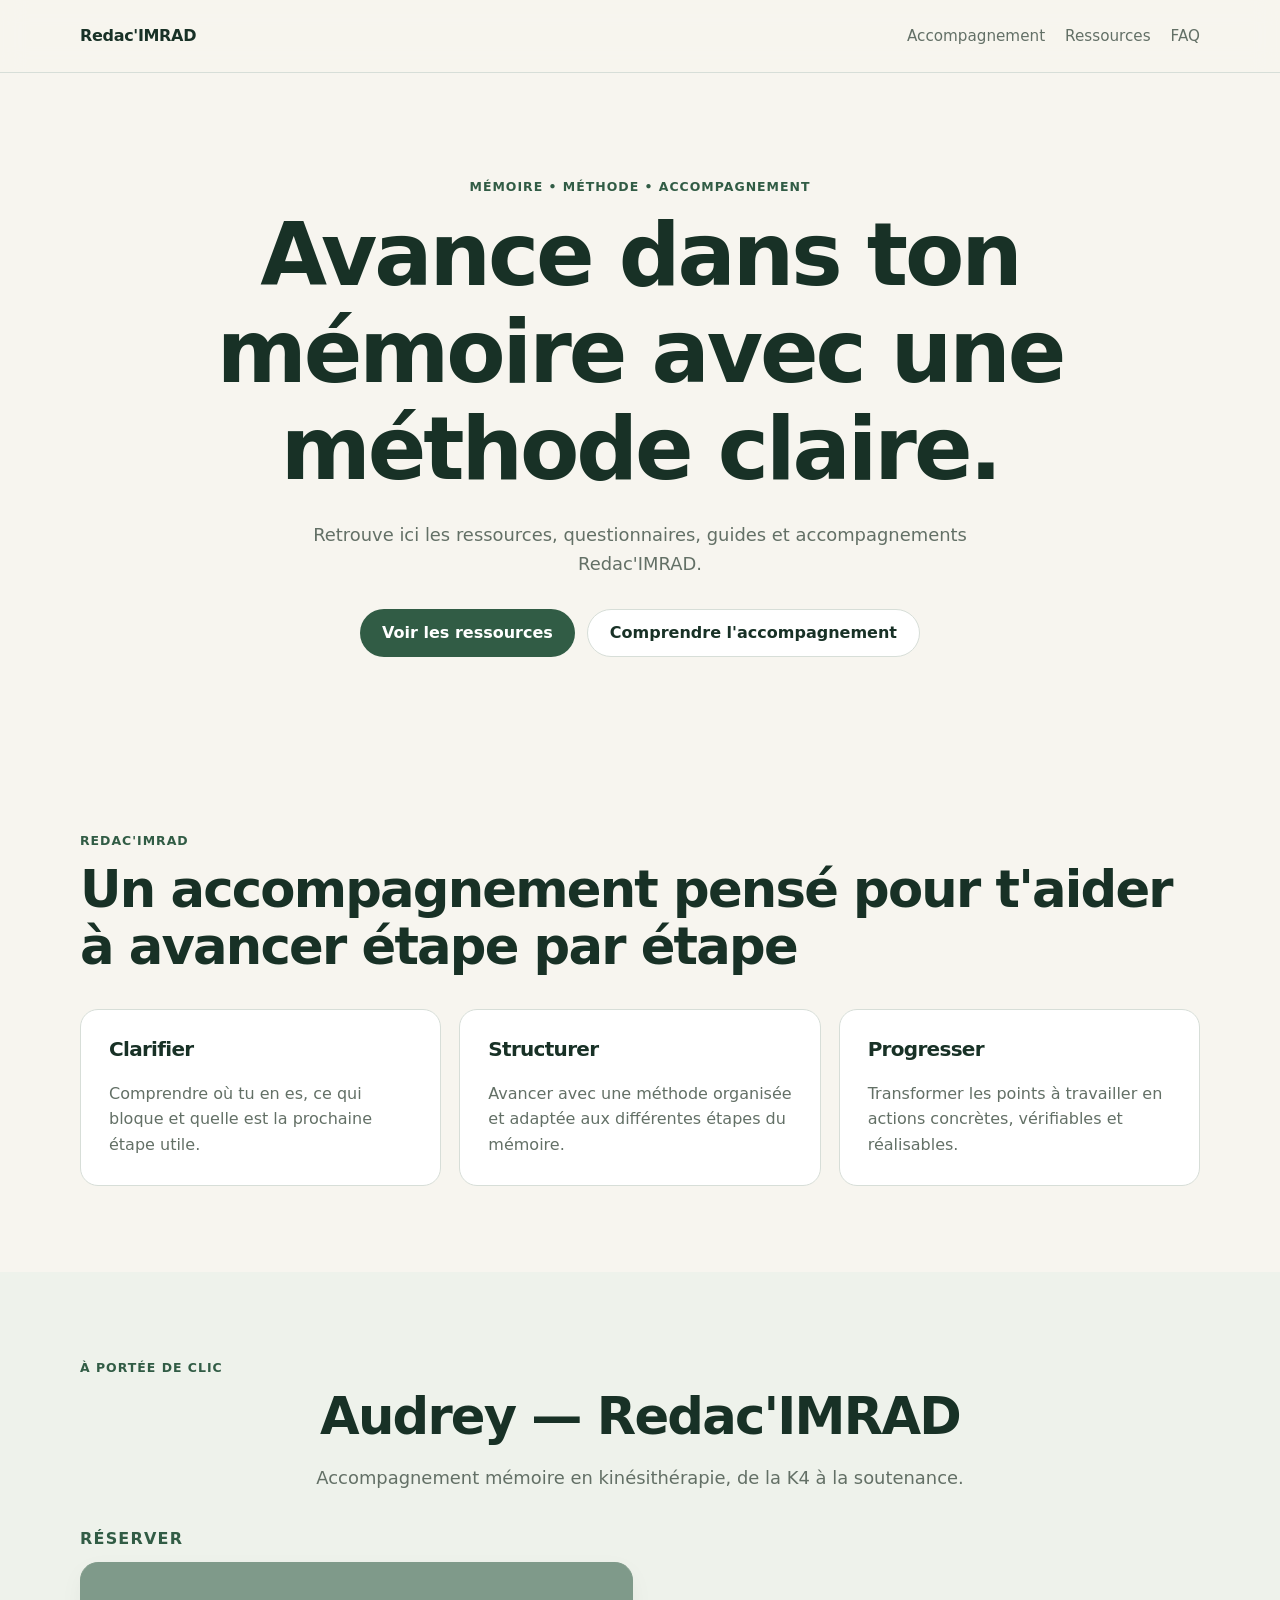
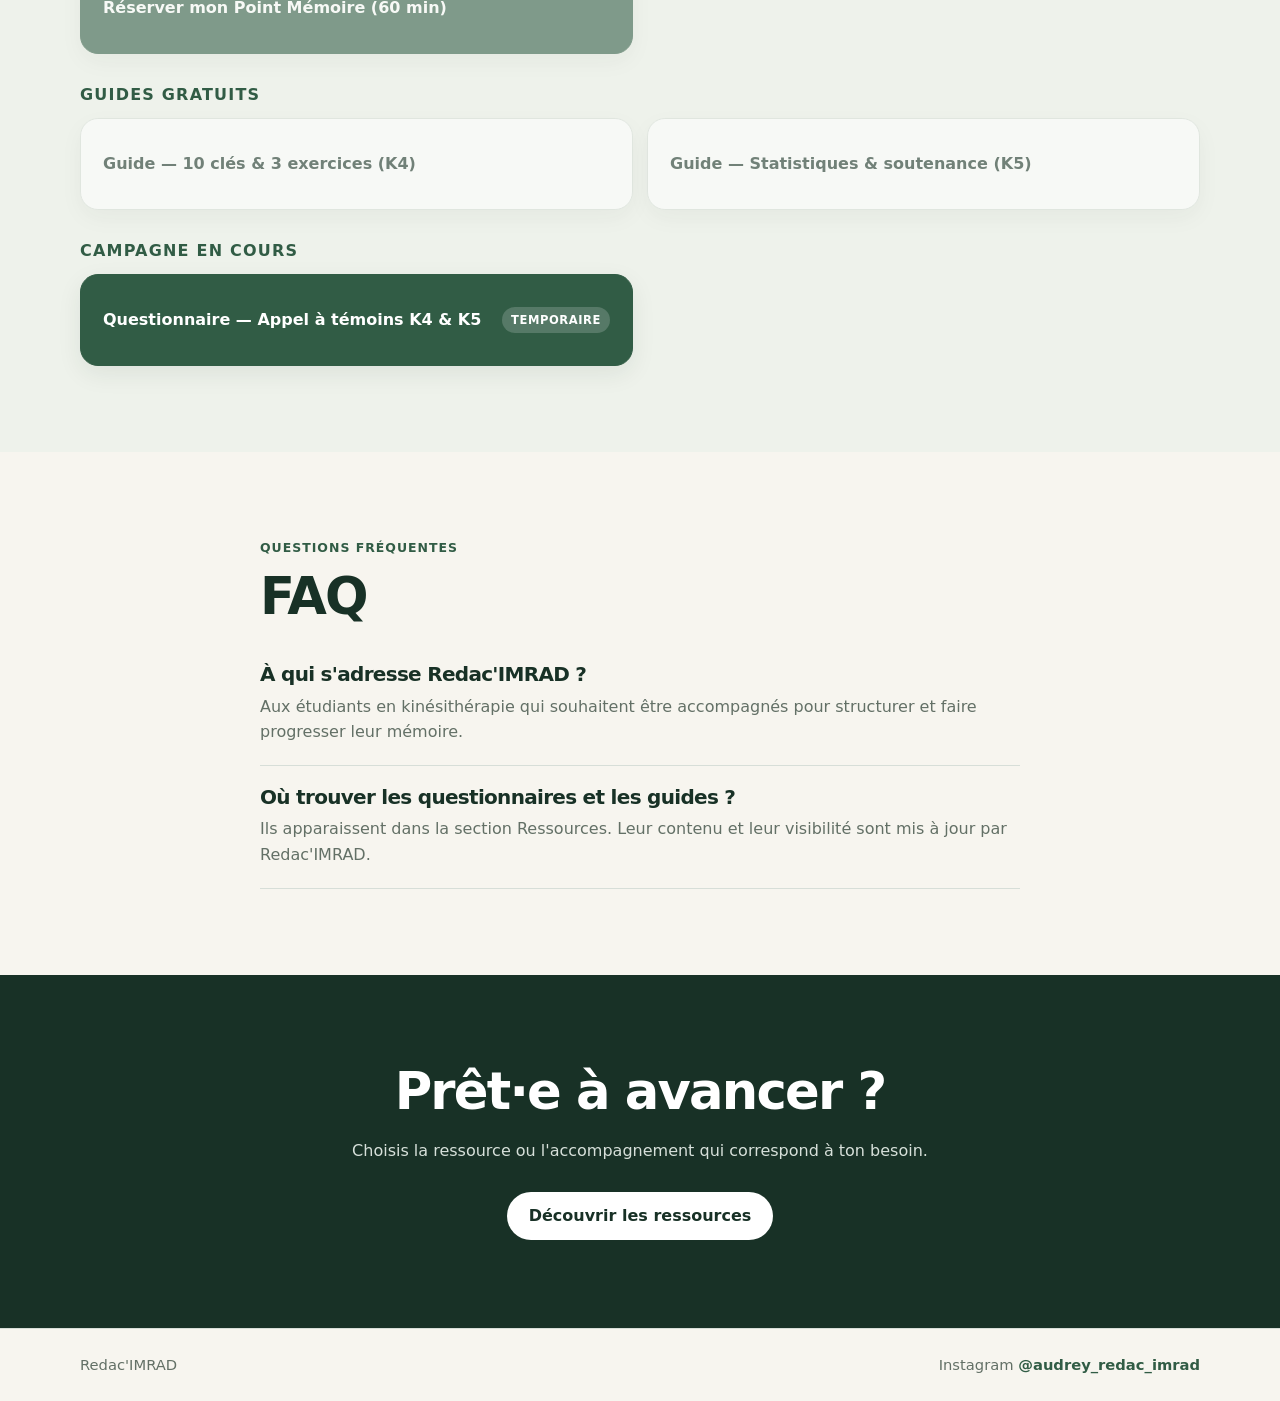
<file: index.html>
<!doctype html>
<html lang="fr">
<head>
  <meta charset="utf-8">
  <meta name="viewport" content="width=device-width, initial-scale=1">
  <meta name="description" content="Redac'IMRAD — accompagnement des étudiants pour structurer et avancer dans leur mémoire.">
  <title>Redac'IMRAD</title>
  <link rel="stylesheet" href="styles.css">
</head>
<body>
  <header class="site-header">
    <div class="container header-inner">
      <a class="brand" href="#top" id="brand-name">Redac'IMRAD</a>
      <nav aria-label="Navigation principale">
        <a href="#accompagnement">Accompagnement</a>
        <a href="#ressources">Ressources</a>
        <a href="#faq">FAQ</a>
      </nav>
    </div>
  </header>

  <main id="top">
    <section class="hero">
      <div class="container hero-inner">
        <p class="eyebrow" id="hero-eyebrow"></p>
        <h1 id="hero-title">Avance dans ton mémoire avec une méthode claire.</h1>
        <p class="hero-text" id="hero-text"></p>
        <div class="hero-actions">
          <a class="button button-primary" href="#ressources">Voir les ressources</a>
          <a class="button button-secondary" href="#accompagnement">Comprendre l'accompagnement</a>
        </div>
      </div>
    </section>

    <section class="section" id="accompagnement">
      <div class="container">
        <p class="section-kicker">Redac'IMRAD</p>
        <h2>Un accompagnement pensé pour t'aider à avancer étape par étape</h2>
        <div class="feature-grid" id="features"></div>
      </div>
    </section>

    <section class="section section-alt" id="ressources">
      <div class="container">
        <p class="section-kicker">À portée de clic</p>
        <div class="remote-head">
          <h2 id="remote-title">Ressources et accompagnements</h2>
          <p class="section-intro" id="remote-tagline"></p>
        </div>
        <div id="dynamic-content" aria-live="polite"></div>
      </div>
    </section>

    <section class="section" id="faq">
      <div class="container narrow">
        <p class="section-kicker">Questions fréquentes</p>
        <h2>FAQ</h2>
        <div id="faq-list"></div>
      </div>
    </section>

    <section class="final-cta">
      <div class="container narrow">
        <h2 id="final-title">Prêt·e à avancer ?</h2>
        <p id="final-text"></p>
        <a class="button button-primary" id="final-cta" href="#ressources">Découvrir les ressources</a>
      </div>
    </section>
  </main>

  <footer class="site-footer">
    <div class="container footer-inner">
      <span id="footer-brand">Redac'IMRAD</span>
      <span id="dynamic-footer"></span>
    </div>
  </footer>

  <script src="config.js"></script>
  <script src="app.js"></script>
</body>
</html>
</file>
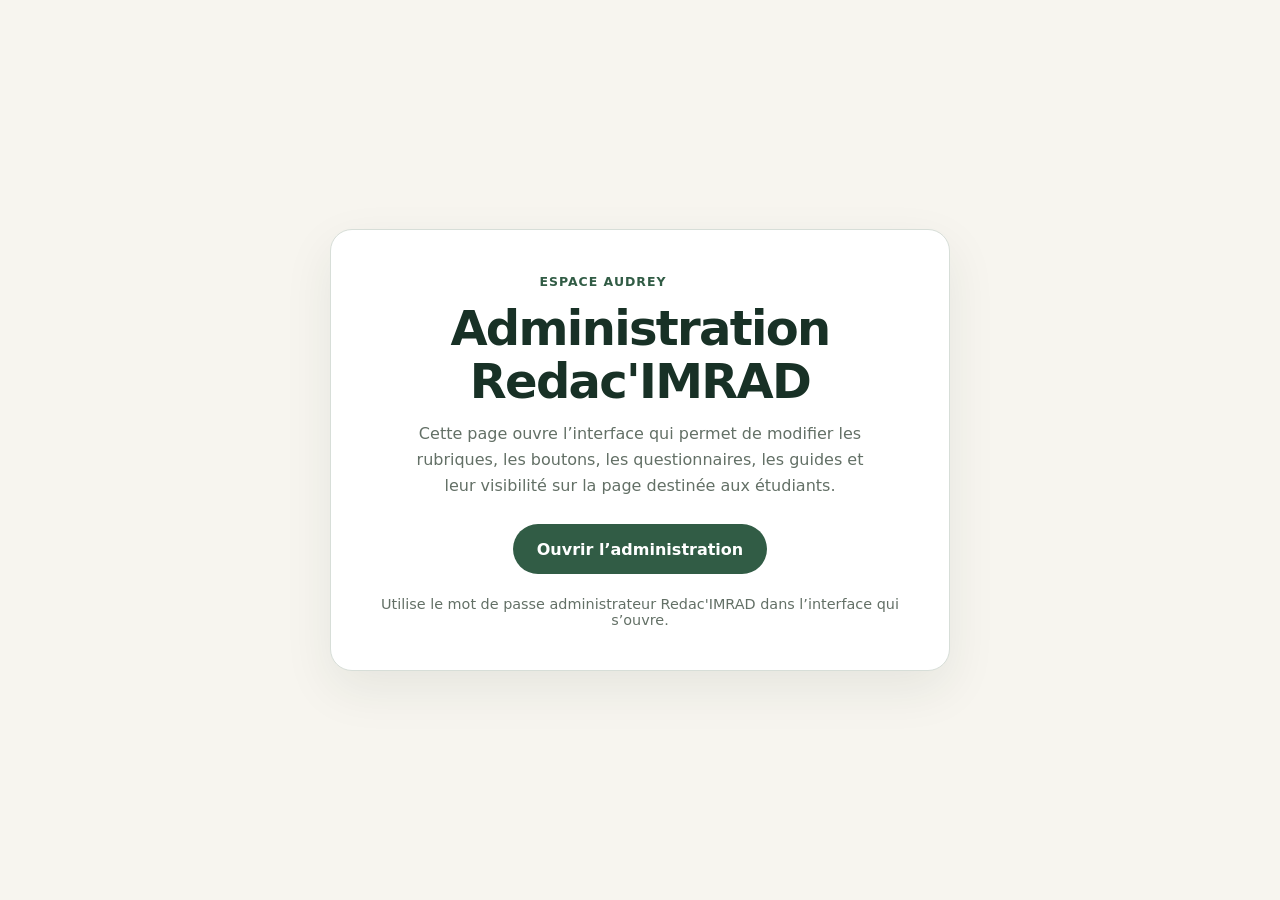
<file: parametres.html>
<!DOCTYPE html>
<html lang="fr">
<head>
  <meta charset="UTF-8">
  <meta name="viewport" content="width=device-width, initial-scale=1.0">
  <title>Administration — Redac'IMRAD</title>
  <style>
    :root{--bg:#f7f5ef;--surface:#fff;--text:#183126;--muted:#637066;--accent:#315c45;--accent-dark:#244535;--border:#d7ded8}
    *{box-sizing:border-box}
    body{margin:0;min-height:100vh;display:grid;place-items:center;background:var(--bg);font-family:Inter,ui-sans-serif,system-ui,-apple-system,BlinkMacSystemFont,"Segoe UI",sans-serif;color:var(--text);padding:24px}
    .card{width:min(100%,620px);background:var(--surface);border:1px solid var(--border);border-radius:22px;padding:42px;text-align:center;box-shadow:0 18px 50px rgba(24,49,38,.08)}
    .eyebrow{margin:0 0 10px;font-size:.78rem;font-weight:800;letter-spacing:.08em;text-transform:uppercase;color:var(--accent)}
    h1{margin:0 0 14px;font-size:clamp(2rem,5vw,3rem);line-height:1.1;letter-spacing:-.035em}
    p{margin:0 auto 26px;color:var(--muted);max-width:460px;line-height:1.6}
    .button{display:inline-flex;align-items:center;justify-content:center;min-height:50px;padding:0 24px;border-radius:999px;background:var(--accent);color:#fff;text-decoration:none;font-weight:800}
    .button:hover{background:var(--accent-dark)}
    .note{margin-top:22px;font-size:.9rem;color:var(--muted)}
  </style>
</head>
<body>
  <main class="card">
    <p class="eyebrow">Espace Audrey</p>
    <h1>Administration Redac'IMRAD</h1>
    <p>Cette page ouvre l’interface qui permet de modifier les rubriques, les boutons, les questionnaires, les guides et leur visibilité sur la page destinée aux étudiants.</p>
    <a class="button" href="https://script.google.com/macros/s/AKfycby-IZwcR4eAU4oqsj540UDFRMfJYMFnRVls1wl8VxTuD2mVggRwqHwux2gFMlJdU9sl/exec">Ouvrir l’administration</a>
    <div class="note">Utilise le mot de passe administrateur Redac'IMRAD dans l’interface qui s’ouvre.</div>
  </main>
</body>
</html>
</file>
<file: styles.css>
:root {
  --bg: #f7f5ef;
  --surface: #ffffff;
  --surface-alt: #eef2eb;
  --text: #183126;
  --muted: #637066;
  --accent: #315c45;
  --accent-dark: #244535;
  --border: #d7ded8;
  --max: 1120px;
  --radius: 18px;
}

* { box-sizing: border-box; }
html { scroll-behavior: smooth; }
body {
  margin: 0;
  font-family: Inter, ui-sans-serif, system-ui, -apple-system, BlinkMacSystemFont, "Segoe UI", sans-serif;
  color: var(--text);
  background: var(--bg);
  line-height: 1.6;
}
a { color: inherit; }
.container { width: min(calc(100% - 32px), var(--max)); margin: 0 auto; }
.narrow { max-width: 760px; }
.site-header {
  position: sticky;
  top: 0;
  z-index: 20;
  background: rgba(247, 245, 239, 0.94);
  border-bottom: 1px solid var(--border);
  backdrop-filter: blur(12px);
}
.header-inner, .footer-inner { display: flex; align-items: center; justify-content: space-between; gap: 24px; min-height: 72px; }
.brand { font-weight: 800; text-decoration: none; letter-spacing: -0.02em; }
nav { display: flex; gap: 20px; }
nav a { text-decoration: none; font-size: 0.95rem; color: var(--muted); }
nav a:hover { color: var(--text); }
.hero { padding: 104px 0 88px; }
.hero-inner { max-width: 900px; text-align: center; }
.eyebrow, .section-kicker { margin: 0 0 10px; font-weight: 800; color: var(--accent); text-transform: uppercase; letter-spacing: 0.08em; font-size: 0.78rem; }
h1, h2, h3 { line-height: 1.12; letter-spacing: -0.035em; margin-top: 0; }
h1 { font-size: clamp(2.5rem, 7vw, 5.4rem); margin-bottom: 24px; }
h2 { font-size: clamp(2rem, 4vw, 3.25rem); margin-bottom: 18px; }
h3 { font-size: 1.25rem; }
.hero-text, .section-intro { max-width: 720px; margin: 0 auto 30px; color: var(--muted); font-size: 1.12rem; }
.hero-actions { display: flex; justify-content: center; flex-wrap: wrap; gap: 12px; }
.button { display: inline-flex; align-items: center; justify-content: center; min-height: 48px; padding: 0 22px; border-radius: 999px; text-decoration: none; font-weight: 750; transition: transform .15s ease, background .15s ease; }
.button:hover { transform: translateY(-1px); }
.button-primary { background: var(--accent); color: white; }
.button-primary:hover { background: var(--accent-dark); }
.button-secondary { border: 1px solid var(--border); background: var(--surface); }
.section { padding: 86px 0; }
.section-alt { background: var(--surface-alt); }
.feature-grid { display: grid; grid-template-columns: repeat(3, minmax(0, 1fr)); gap: 18px; margin-top: 34px; }
.card { background: var(--surface); border: 1px solid var(--border); border-radius: var(--radius); padding: 28px; }
.card p { color: var(--muted); margin-bottom: 0; }
.remote-head { text-align: center; margin-bottom: 38px; }
.remote-head .section-intro { margin-bottom: 0; }
.dynamic-group { margin-top: 32px; }
.dynamic-group:first-child { margin-top: 0; }
.dynamic-group-title { margin: 0 0 14px; font-size: 1rem; text-transform: uppercase; letter-spacing: .075em; color: var(--accent); }
.dynamic-links-grid { display: grid; grid-template-columns: repeat(2, minmax(0, 1fr)); gap: 14px; }
.resource-link {
  min-height: 92px;
  padding: 20px 22px;
  border-radius: var(--radius);
  text-decoration: none;
  display: flex;
  align-items: center;
  justify-content: space-between;
  gap: 16px;
  background: var(--accent);
  color: white;
  border: 1px solid var(--accent);
  box-shadow: 0 8px 24px rgba(24,49,38,.08);
  transition: transform .15s ease, background .15s ease, border-color .15s ease;
}
.resource-link:hover { transform: translateY(-2px); background: var(--accent-dark); border-color: var(--accent-dark); }
.resource-link.secondary { background: var(--surface); color: var(--text); border-color: var(--border); }
.resource-link.secondary:hover { background: #fafcf9; border-color: #becabf; }
.resource-link[aria-disabled="true"] { opacity: .58; cursor: default; transform: none; }
.resource-label { font-weight: 800; line-height: 1.3; }
.badge { flex: 0 0 auto; display: inline-flex; align-items: center; min-height: 26px; padding: 3px 9px; border-radius: 999px; background: rgba(255,255,255,.18); font-size: .72rem; font-weight: 800; text-transform: uppercase; letter-spacing: .05em; }
.resource-link.secondary .badge { background: var(--surface-alt); color: var(--accent-dark); }
.empty-state { text-align: center; padding: 36px; border: 1px dashed var(--border); border-radius: var(--radius); color: var(--muted); background: rgba(255,255,255,.55); }
.faq-item { border-bottom: 1px solid var(--border); padding: 20px 0; }
.faq-item h3 { margin-bottom: 8px; }
.faq-item p { margin: 0; color: var(--muted); }
.final-cta { padding: 88px 0; background: var(--text); color: white; text-align: center; }
.final-cta p { color: #d7e0da; margin-bottom: 28px; }
.final-cta .button-primary { background: white; color: var(--text); }
.site-footer { border-top: 1px solid var(--border); color: var(--muted); font-size: .92rem; }
.site-footer a { color: var(--accent); font-weight: 750; text-decoration: none; }

@media (max-width: 820px) {
  nav { display: none; }
  .hero { padding-top: 72px; }
  .feature-grid, .dynamic-links-grid { grid-template-columns: 1fr; }
  .footer-inner { align-items: flex-start; flex-direction: column; justify-content: center; padding: 22px 0; gap: 4px; }
}
</file>
